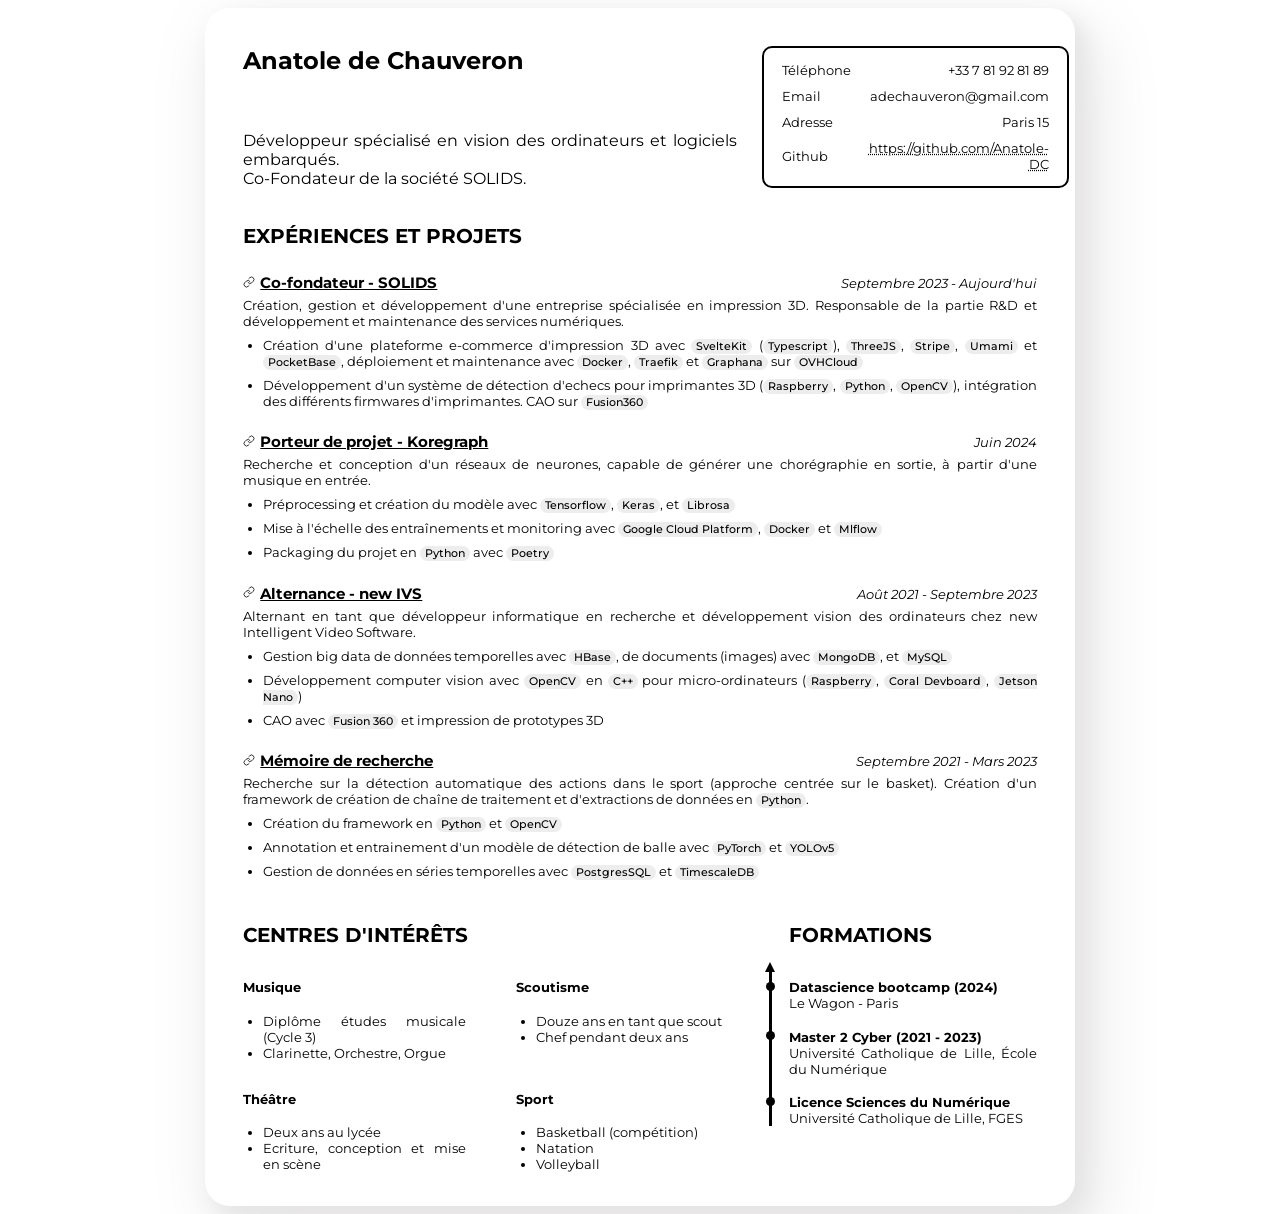
<file: site/pages/index.html>
<!DOCTYPE html>
<html lang="en">
<head>
    <meta charset="UTF-8">
    <meta name="viewport" content="width=device-width, initial-scale=1.0">
    <title>Anatole de Chauveron</title>

    <link rel="stylesheet" href="../static/style.css">
</head>
<body>
    <header>
        <div class="description">
            <h1>Anatole de Chauveron</h1>
            <p>
                Développeur spécialisé en vision des ordinateurs et logiciels embarqués.
                <br>
                Co-Fondateur de la société SOLIDS.
            </p>
        </div>

        <table id="contact-infos">
            <thead>
                <th>Item</th>
                <th>Value</th>
            </thead>
            <tr><td>Téléphone</td> <td>+33 7 81 92 81 89</td></tr>
            <tr><td>Email</td> <td>adechauveron@gmail.com</td></tr>
            <tr><td>Adresse</td> <td>Paris 15</td></tr>
            <tr><td>Github</td> <td><a target="_blank" rel="noopener noreferrer" href="https://github.com/Anatole-DC">https://github.com/Anatole-DC</a></td></tr>
        </table>
    </header>

    <main>
        <h2>Expériences et projets</h2>

        <div id="experiences">

            <div id="solids" class="experience">
                <div class="experience-title">
                    <h3><a target="_blank" rel="noopener noreferrer" href="https://www.solids-workshop.fr/">Co-fondateur - SOLIDS</a></h3>
                    <h4>Septembre 2023 - Aujourd'hui</h4>
                </div>
                <p class="description">
                    Création, gestion et développement d'une entreprise spécialisée en impression 3D.
                    Responsable de la partie R&D et développement et maintenance des services numériques.
                </p>
                <ul class="tasks">
                    <li>
                        Création d'une plateforme e-commerce d'impression 3D avec <tech>SvelteKit</tech> (<tech>Typescript</tech>),
                        <tech>ThreeJS</tech>, <tech>Stripe</tech>, <tech>Umami</tech> et <tech>PocketBase</tech>, déploiement et maintenance avec <tech>Docker</tech>,
                        <tech>Traefik</tech> et <tech>Graphana</tech> sur <tech>OVHCloud</tech>
                    </li>
                    <li>
                        Développement d'un système de détection d'echecs pour imprimantes 3D
                        (<tech>Raspberry</tech>, <tech>Python</tech>, <tech>OpenCV</tech>), intégration des différents firmwares d'imprimantes.
                        CAO sur <tech>Fusion360</tech>
                    </li>
                </ul>
            </div>
    
            <div id="lewagon" class="experience">
                <div class="experience-title">
                    <h3><a target="_blank" rel="noopener noreferrer" href="https://github.com/Anatole-DC/koregraph">Porteur de projet - Koregraph</a></h3>
                    <h4>Juin 2024</h4>
                </div>
                <p class="description">
                    Recherche et conception d'un réseaux de neurones, capable de générer une chorégraphie en sortie, à partir d'une musique en entrée.
                </p>
                <ul class="tasks">
                    <li>
                        Préprocessing et création du modèle avec <tech>Tensorflow</tech>, <tech>Keras</tech>, et <tech>Librosa</tech>
                    </li>
                    <li>
                        Mise à l'échelle des entraînements et monitoring avec <tech>Google Cloud Platform</tech>, <tech>Docker</tech> et <tech>Mlflow</tech>
                    </li>
                    <li>
                        Packaging du projet en <tech>Python</tech> avec <tech>Poetry</tech>
                    </li>
                </ul>
            </div>
    
            <div id="ivs" class="experience">
                <div class="experience-title">
                    <h3><a target="_blank" rel="noopener noreferrer" href="https://ivstore.fr/index.php/en/home/">Alternance - new IVS</a></h3>
                    <h4>Août 2021 - Septembre 2023</h4>
                </div>
                <p class="description">
                    Alternant en tant que développeur informatique en recherche et développement vision des ordinateurs chez new Intelligent Video Software.
                </p>
                <ul class="tasks">
                    <li>
                        Gestion big data de données temporelles avec <tech>HBase</tech>, de documents (images) avec <tech>MongoDB</tech>, et <tech>MySQL</tech>
                    </li>
                    <li>
                        Développement computer vision avec <tech>OpenCV</tech> en <tech>C++</tech> pour micro-ordinateurs (<tech>Raspberry</tech>, <tech>Coral Devboard</tech>, <tech>Jetson Nano</tech>)
                    </li>
                    <li>
                        CAO avec <tech>Fusion 360</tech> et impression de prototypes 3D
                    </li>
                </ul>
            </div>

            <div id="memoire" class="experience">
                <div class="experience-title">
                    <h3><a target="_blank" rel="noopener noreferrer" href="https://drive.google.com/file/d/1e7dcLuqfZApFxsHKO7zxOB4DJYxNpwvd/view?usp=sharing">Mémoire de recherche</a></h3>
                    <h4>Septembre 2021 - Mars 2023</h4>
                </div>
                <p class="description">
                    Recherche sur la détection automatique des actions dans le sport (approche centrée sur le basket). Création d'un framework de création de chaîne de traitement et d'extractions de données en <tech>Python</tech>.
                </p>
                <ul class="tasks">
                    <li>
                        Création du framework en <tech>Python</tech> et <tech>OpenCV</tech>
                    </li>
                    <li>
                        Annotation et entrainement d'un modèle de détection de balle avec <tech>PyTorch</tech> et <tech>YOLOv5</tech>
                    </li>
                    <li>
                        Gestion de données en séries temporelles avec <tech>PostgresSQL</tech> et <tech>TimescaleDB</tech>
                    </li>
                </ul>
            </div>
        </div>

    </main>

    <footer>
        <div class="interest-area">
            <h2>Centres d'intérêts</h2>

            <div class="interests">
                <div class="interest" id="music">
                    <h4>Musique</h4>
                    <ul>
                        <li>Diplôme études musicale (Cycle 3)</li>
                        <li>Clarinette, Orchestre, Orgue</li>
                    </ul>
                </div>
    
                <div class="interest" id="scoutisme">
                    <h4>Scoutisme</h4>
                    <ul>
                        <li>Douze ans en tant que scout</li>
                        <li>Chef pendant deux ans</li>
                    </ul>
                </div>
    
                <div class="interest" id="theatre">
                    <h4>Théâtre</h4>
                    <ul>
                        <li>Deux ans au lycée</li>
                        <li>Ecriture, conception et mise en scène</li>
                    </ul>
                </div>
    
                <div class="interest" id="sport">
                    <h4>Sport</h4>
                    <ul>
                        <li>Basketball (compétition)</li>
                        <li>Natation</li>
                        <li>Volleyball</li>
                    </ul>
                </div>
            </div>

        </div>

        <div id="formation-area">
            <h2>Formations</h2>

            <div class="formations">
                <div class="formation">
                    <h4>Datascience bootcamp (2024)</h4>
                    <p>Le Wagon - Paris</p>
                </div>
                
                <div class="formation">
                    <h4>Master 2 Cyber (2021 - 2023)</h4>
                    <p>Université Catholique de Lille, École du Numérique</p>
                </div>
                
                <div class="formation">
                    <h4>Licence Sciences du Numérique</h4>
                    <p>Université Catholique de Lille, FGES</p>
                </div>
            </div>
            
        </div>
    </footer>
</body>
</html>
</file>
<file: site/static/style.css>
/* Font Face Declarations */
@font-face {
    font-family: 'Montserrat';
    src: url('./fonts/Montserrat/static/Montserrat-Regular.ttf') format('truetype');
    font-weight: 400;
    font-style: normal;
}

@font-face {
    font-family: 'Montserrat';
    src: url('./fonts/Montserrat/static/Montserrat-Bold.ttf') format('truetype');
    font-weight: 700;
    font-style: normal;
}

@font-face {
    font-family: 'Montserrat';
    src: url('./fonts/Montserrat/static/Montserrat-Light.ttf') format('truetype');
    font-weight: 300;
    font-style: normal;
}

@font-face {
    font-family: 'Montserrat';
    src: url('./fonts/Montserrat/static/Montserrat-Italic.ttf') format('truetype');
    font-weight: 400;
    font-style: italic;
}

@font-face {
    font-family: 'Montserrat';
    src: url('./fonts/Montserrat/static/Montserrat-Medium.ttf') format('truetype');
    font-weight: 500;
    font-style: normal;
}

html {
    background-color: white;
}

body {
    font-family: 'Montserrat', Arial, sans-serif;
    font-size: small;
    
    /* A4 dimensions */
    width: 21cm;
    height: 29.7cm;
    padding: 1cm;

    /* Elements for easy views when editing */
    /* outline: 1px solid black; */
    filter: drop-shadow(10px 10px 10px rgb(230, 229, 229)) drop-shadow(10px 20px 30px rgb(230, 229, 229));
    background-color: rgb(255, 255, 255);
    border-radius: 25px;

    /* Center the content on the page */
    margin-left: auto;
    margin-right: auto;

    /* Default text alignment */
    text-align: justify;

    /* Ensure elements use full page*/
    display: flex;
    flex-direction: column;
    justify-content: space-between;

    color: rgb(0, 0, 0);
}

a {
    color: rgb(0, 0, 0);
    text-decoration-style: dotted;
}

/* Header Grid Layout */
header {
    display: grid;
    grid-template-columns: auto 1fr auto;
    column-gap: 25px;
    align-items: start;
    margin-bottom: 20px;
}

header img {
    width: 135px;
    height: 100%;
    border-radius: 5px;
    object-fit: cover;
    align-self: center;
}

header .description h1 {
    /* margin: 0 0 10px 0; */
    margin-top: 0;
    font-size: x-large;
}

header .description p {
    margin: 0;
    font-size: larger;
    /* font-style: italic; */
}

header > div.description {
    display: flex;
    flex-direction: column;
    justify-content: space-between;
    height: 100%;
}

/* Contact table styling */
table#contact-infos {
    /* border-radius: 10px;
    border-collapse: collapse; */
    border: 2px solid black;

    border-collapse: separate;
    border-radius: 10px;

    padding:8px;

    text-align: left;
    min-width: 250px;
    height: 100%;
}

table#contact-infos > thead {
    display: none;
}

table#contact-infos td {
    padding: 4px 8px;
}

/* table#contact-infos td:first-child {
    font-weight: bold;
    background-color: #f0f0f0;
} */

table#contact-infos td + td, table#contact-infos th + th {
    text-align: right;
}

/* Experience style (no grid - as requested) */
main {
    height: 100%;
    margin-bottom: 20px;
    display: flex;
    flex-direction: column;
}

main div#experiences {
    display: flex;
    flex-direction: column;
    justify-content: space-between;
    flex: 1;
}

h3 > a, h4 > a {
    color: black;
    text-decoration: none;
}

h4 > a::before {
    content: "";
    display: inline-block;
    width: 0.8em;
    height: 0.8em;
    margin-right: 5px;
    /* margin-left: 5px; */
    background-image: url("data:image/svg+xml,%3Csvg xmlns='http://www.w3.org/2000/svg' viewBox='0 0 24 24' fill='none' stroke='black' stroke-width='2' stroke-linecap='round' stroke-linejoin='round'%3E%3Cpath d='M10 13a5 5 0 0 0 7.54.54l3-3a5 5 0 0 0-7.07-7.07l-1.72 1.71'/%3E%3Cpath d='M14 11a5 5 0 0 0-7.54-.54l-3 3a5 5 0 0 0 7.07 7.07l1.71-1.71'/%3E%3C/svg%3E");
    background-size: contain;
    background-repeat: no-repeat;
    opacity: 0.8;
    vertical-align: 0%;
}

h3 > a::before {
    content: "";
    display: inline-block;
    width: 0.8em;
    height: 0.8em;
    margin-right: 5px;
    /* margin-left: 5px; */
    background-image: url("data:image/svg+xml,%3Csvg xmlns='http://www.w3.org/2000/svg' viewBox='0 0 24 24' fill='none' stroke='black' stroke-width='2' stroke-linecap='round' stroke-linejoin='round'%3E%3Cpath d='M10 13a5 5 0 0 0 7.54.54l3-3a5 5 0 0 0-7.07-7.07l-1.72 1.71'/%3E%3Cpath d='M14 11a5 5 0 0 0-7.54-.54l-3 3a5 5 0 0 0 7.07 7.07l1.71-1.71'/%3E%3C/svg%3E");
    background-size: contain;
    background-repeat: no-repeat;
    opacity: 0.8;
    vertical-align: 0%;
}

div.badges {
    display: flex;
    justify-content: space-between;
}

tech {
    font-size: smaller;
    background-color: rgb(237, 237, 237);
    padding: 1px 5px;
    border-radius: 10px;
    font-weight: 500;
}

main h2 {
    margin-bottom: 10px;
}

h2 {
    text-transform: uppercase;
}


/* main div.experience {
    margin-bottom: 20px;
} */

main div.experience-title {
    display: flex;
    justify-content: space-between;
    margin-bottom: 5px;
}

main div.experience-title h3 {
    text-decoration: underline;
    /* text-decoration-style: dotted; */
    font-weight: bold;
    margin-bottom: 0px;
}

main div.experience-title h4 {
    font-weight: lighter;
    font-style: italic;
    margin-bottom: 0px;
}

main div.experience .description {
    margin-bottom: 8px;
    margin-top: 5px;
}

main div.experience ul.tasks {
    margin: 0;
    padding-left: 20px;
}

main div.experience ul.tasks li {
    margin-bottom: 8px;
}

/* Footer Grid Layout - Two columns */
footer {
    display: grid;
    grid-template-columns: 2fr 1fr;
    column-gap: 50px;
}

footer h2 {
    margin-bottom: 15px;
}

/* Interests Grid Layout */
.interests {
    display: grid;
    grid-template-columns: 1fr 1fr;
    column-gap: 50px;
    /* height: 100%; */
    /* align-items: end; */
}

/* .interests h4 {
    margin-bottom: 5px;
} */

div.interest > ul {
    padding-left: 20px;
}

/* Formations */
.formations {
    display: flex;
    flex-direction: column;
    justify-content: space-between;
    flex: 1;
}

div.formation h4 {
    margin-bottom: 0px;
    text-align: left;
    /* margin-top: 0px; */
}

div.formation h5 {
    margin-top: 2px;
    margin-bottom: 4px;
    font-style: italic;
    font-weight: lighter;
}

div.formation p {
    margin-top: 0;
    margin-bottom: 0;
}

/* Formation timeline */

.formations {
  position: relative;
}

/* Arrow at the top of the timeline */
.formations::before {
  content: '';
  position: absolute;
  top: 0px;
  left: -9.7%;
  width: 0;
  height: 0;
  border-left: 5px solid transparent;
  border-right: 5px solid transparent;
  border-bottom: 10px solid rgb(0, 0, 0);
  z-index: 2;
}

/* The actual timeline (the vertical ruler) */
.formations::after {
  content: '';
  position: absolute;
  width: 3px;
  background-color: rgb(0, 0, 0);
  top: 10px;
  bottom: 0;
  left: -20px;
}

/* Container around content */
.formation {
  position: relative;
}

/* The circles on the timeline */
.formation::before {
  content: '';
  position: absolute;
  width: 9px;
  height: 9px;
  left: -9.3%;
  background-color: rgb(0, 0, 0);
  top: 20px;
  border-radius: 100%;
  z-index: 1;
}

/* Add arrows to the formation containers */
/* .formation::before {
  content: " ";
  height: 0;
  position: absolute;
  top: 22px;
  width: 0;
  z-index: 1;
  left: -8%;
  border: medium solid rgb(0, 0, 0);
  border-width: 5px 5px 5px 0;
  border-color: transparent rgb(0, 0, 0) transparent transparent;
} */


/* PDF export */
@media print {
    @page {
        size: A4 portrait;
        margin: 0;
    }
    
    html {
        background-color: transparent;
    }
    
    body {
        /* Remove drop shadow and outline for print */
        filter: none;
        outline: none;
        border-radius: 0;
        
        /* Remove margins to ensure full page usage */
        margin: 0;
        
        /* Ensure proper positioning */
        position: relative;
        
        /* Keep A4 dimensions but remove any extra spacing */
        width: 21cm;
        height: 29.7cm;
        padding: 1cm;
    }
}
</file>
